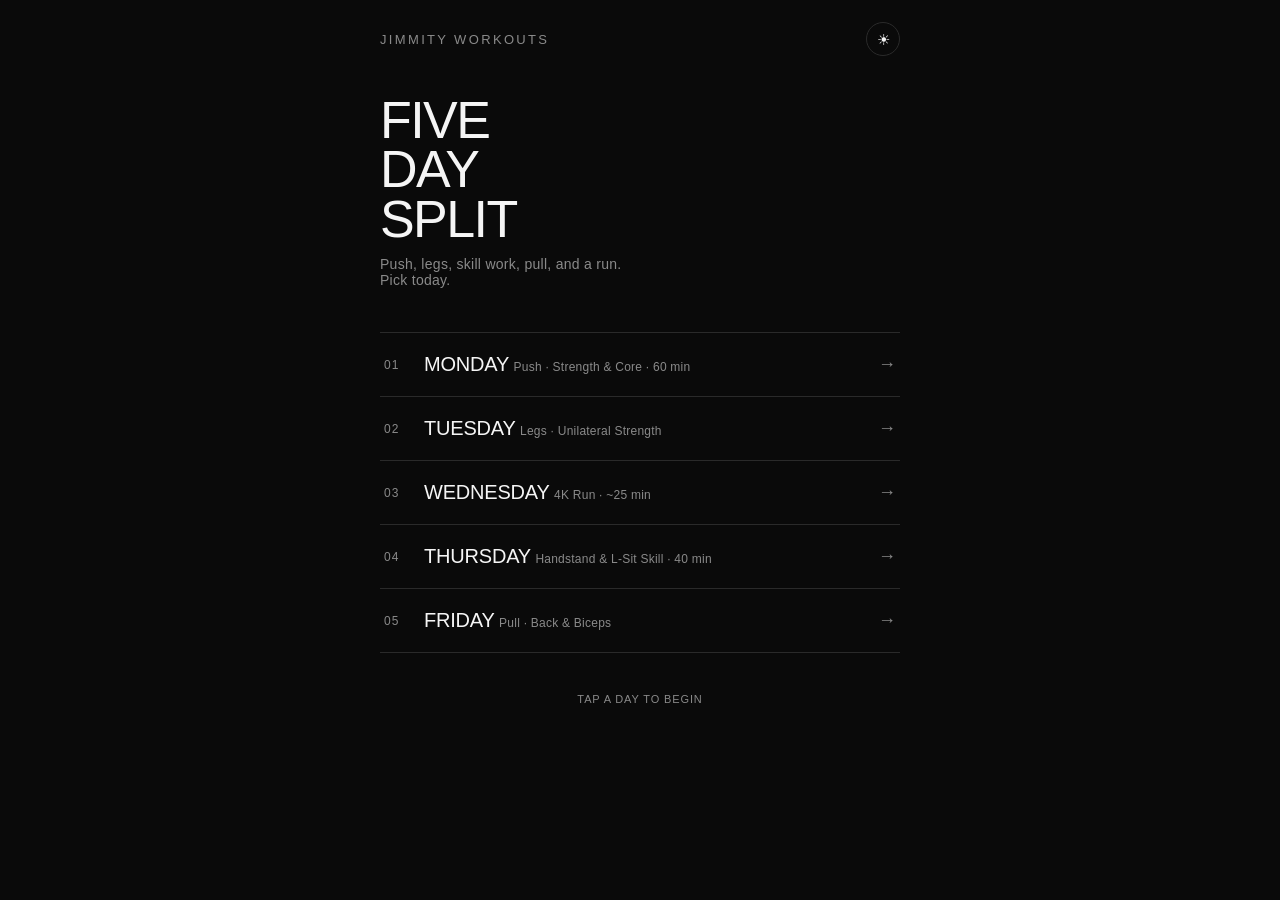
<file: index.html>
<!DOCTYPE html>
<html lang="en">
<head>
<meta charset="UTF-8">
<meta name="viewport" content="width=device-width, initial-scale=1, viewport-fit=cover, maximum-scale=1">
<title>Jimmity Workouts</title>
<link rel="preconnect" href="https://fonts.googleapis.com">
<link href="https://fonts.googleapis.com/css2?family=Space+Grotesk:wght@500;600;700&display=swap" rel="stylesheet">
<link rel="stylesheet" href="style.css">
<meta name="theme-color" content="#0a0a0a">
</head>
<body>

<div class="topbar">
  <span class="brand">Jimmity Workouts</span>
  <button class="theme-toggle" id="themeToggle" aria-label="Toggle theme">●</button>
</div>

<div class="wrap">
  <div class="hero">
    <h1>Five<br>Day<br>Split</h1>
    <p>Push, legs, skill work, pull, and a run. Pick today.</p>
  </div>

  <nav class="day-list">
    <a class="day-card" href="monday.html">
      <span class="day-num">01</span>
      <span class="day-main">
        <span class="day-name">Monday</span>
        <span class="day-sub">Push · Strength &amp; Core · 60 min</span>
      </span>
      <span class="day-arrow">→</span>
    </a>
    <a class="day-card" href="tuesday.html">
      <span class="day-num">02</span>
      <span class="day-main">
        <span class="day-name">Tuesday</span>
        <span class="day-sub">Legs · Unilateral Strength</span>
      </span>
      <span class="day-arrow">→</span>
    </a>
    <a class="day-card" href="wednesday.html">
      <span class="day-num">03</span>
      <span class="day-main">
        <span class="day-name">Wednesday</span>
        <span class="day-sub">4K Run · ~25 min</span>
      </span>
      <span class="day-arrow">→</span>
    </a>
    <a class="day-card" href="thursday.html">
      <span class="day-num">04</span>
      <span class="day-main">
        <span class="day-name">Thursday</span>
        <span class="day-sub">Handstand &amp; L-Sit Skill · 40 min</span>
      </span>
      <span class="day-arrow">→</span>
    </a>
    <a class="day-card" href="friday.html">
      <span class="day-num">05</span>
      <span class="day-main">
        <span class="day-name">Friday</span>
        <span class="day-sub">Pull · Back &amp; Biceps</span>
      </span>
      <span class="day-arrow">→</span>
    </a>
  </nav>

  <p class="footer-note">Tap a day to begin</p>
</div>

<script src="app.js"></script>
</body>
</html>
</file>
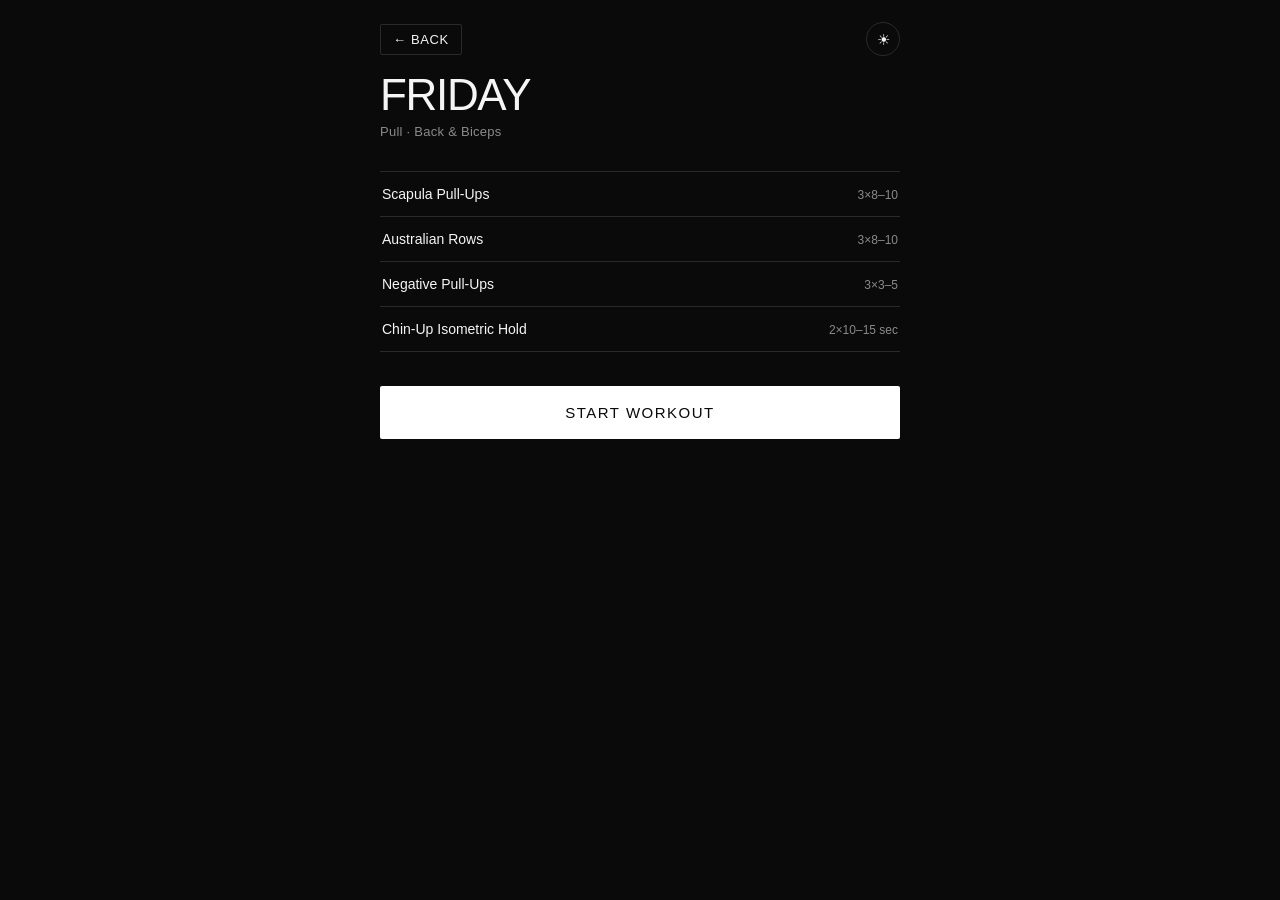
<file: friday.html>
<!DOCTYPE html>
<html lang="en">
<head>
<meta charset="UTF-8">
<meta name="viewport" content="width=device-width, initial-scale=1, viewport-fit=cover, maximum-scale=1">
<title>Friday — Jimmity Workouts</title>
<link rel="preconnect" href="https://fonts.googleapis.com">
<link href="https://fonts.googleapis.com/css2?family=Space+Grotesk:wght@500;600;700&display=swap" rel="stylesheet">
<link rel="stylesheet" href="style.css">
<meta name="theme-color" content="#0a0a0a">
</head>
<body>

<div class="topbar">
  <a class="back" href="index.html">← Back</a>
  <button class="theme-toggle" id="themeToggle" aria-label="Toggle theme">●</button>
</div>

<div class="wrap">
  <div class="day-title">
    <h1>Friday</h1>
    <div class="meta">Pull · Back & Biceps</div>
  </div>

  <div class="preview-list">
    <div class="preview-item"><span class="pi-name">Scapula Pull-Ups</span><span class="pi-detail">3×8–10</span></div>
    <div class="preview-item"><span class="pi-name">Australian Rows</span><span class="pi-detail">3×8–10</span></div>
    <div class="preview-item"><span class="pi-name">Negative Pull-Ups</span><span class="pi-detail">3×3–5</span></div>
    <div class="preview-item"><span class="pi-name">Chin-Up Isometric Hold</span><span class="pi-detail">2×10–15 sec</span></div>
  </div>

  <button class="start-btn" id="startBtn">Start Workout</button>
</div>

<div class="session" id="session">
  <div class="session-top">
    <span class="session-progress" id="sessionProgress">1 / 19</span>
    <button class="exit-btn" id="exitBtn" aria-label="Exit">✕</button>
  </div>
  <div class="progress-track"><div class="progress-fill" id="progressFill"></div></div>

  <div class="session-body">
    <span class="mode-tag" id="modeTag">Work</span>
    <div class="ex-name" id="exName">—</div>
    <div class="ex-cue" id="exCue"></div>
    <div class="timer" id="timer">0:00</div>
    <div class="set-info" id="setInfo"></div>
    <div class="up-next" id="upNext">Up next</div>
  </div>

  <div class="session-controls">
    <button class="ctrl-btn" id="skipBtn">Skip</button>
    <button class="ctrl-btn primary" id="pauseBtn">Pause</button>
  </div>
</div>

<div class="done-screen" id="doneScreen">
  <h2>Done.</h2>
  <p>Friday's work is in the bank.</p>
  <a class="ctrl-btn primary" href="index.html">Back to Days</a>
</div>

<script src="app.js"></script>
<script>
const PLAN = {
  day: "Friday",
  items: [
  {
    "type": "rest",
    "name": "Get Ready",
    "cue": "Pull day. Back & biceps.",
    "seconds": 15,
    "setLabel": ""
  },
  {
    "type": "work",
    "group": "Pull",
    "name": "Scapula Pull-Ups",
    "cue": "Mind-muscle connection, 2 sec hold at top",
    "seconds": 35,
    "setLabel": "Set 1 of 3 \u00b7 8\u201310 reps"
  },
  {
    "type": "rest",
    "name": "Rest",
    "cue": "",
    "seconds": 75,
    "setLabel": ""
  },
  {
    "type": "work",
    "group": "Pull",
    "name": "Scapula Pull-Ups",
    "cue": "Mind-muscle connection, 2 sec hold at top",
    "seconds": 35,
    "setLabel": "Set 2 of 3 \u00b7 8\u201310 reps"
  },
  {
    "type": "rest",
    "name": "Rest",
    "cue": "",
    "seconds": 75,
    "setLabel": ""
  },
  {
    "type": "work",
    "group": "Pull",
    "name": "Scapula Pull-Ups",
    "cue": "Mind-muscle connection, 2 sec hold at top",
    "seconds": 35,
    "setLabel": "Set 3 of 3 \u00b7 8\u201310 reps"
  },
  {
    "type": "work",
    "group": "Pull",
    "name": "Australian Rows (Inverted Rows)",
    "cue": "Horizontal pull, squeeze your back",
    "seconds": 35,
    "setLabel": "Set 1 of 3 \u00b7 8\u201310 reps"
  },
  {
    "type": "rest",
    "name": "Rest",
    "cue": "",
    "seconds": 75,
    "setLabel": ""
  },
  {
    "type": "work",
    "group": "Pull",
    "name": "Australian Rows (Inverted Rows)",
    "cue": "Horizontal pull, squeeze your back",
    "seconds": 35,
    "setLabel": "Set 2 of 3 \u00b7 8\u201310 reps"
  },
  {
    "type": "rest",
    "name": "Rest",
    "cue": "",
    "seconds": 75,
    "setLabel": ""
  },
  {
    "type": "work",
    "group": "Pull",
    "name": "Australian Rows (Inverted Rows)",
    "cue": "Horizontal pull, squeeze your back",
    "seconds": 35,
    "setLabel": "Set 3 of 3 \u00b7 8\u201310 reps"
  },
  {
    "type": "work",
    "group": "Pull",
    "name": "Negative Pull-Ups",
    "cue": "3\u20135 second slow descent, control the whole way",
    "seconds": 30,
    "setLabel": "Set 1 of 3 \u00b7 3\u20135 reps"
  },
  {
    "type": "rest",
    "name": "Rest",
    "cue": "",
    "seconds": 90,
    "setLabel": ""
  },
  {
    "type": "work",
    "group": "Pull",
    "name": "Negative Pull-Ups",
    "cue": "3\u20135 second slow descent, control the whole way",
    "seconds": 30,
    "setLabel": "Set 2 of 3 \u00b7 3\u20135 reps"
  },
  {
    "type": "rest",
    "name": "Rest",
    "cue": "",
    "seconds": 90,
    "setLabel": ""
  },
  {
    "type": "work",
    "group": "Pull",
    "name": "Negative Pull-Ups",
    "cue": "3\u20135 second slow descent, control the whole way",
    "seconds": 30,
    "setLabel": "Set 3 of 3 \u00b7 3\u20135 reps"
  },
  {
    "type": "work",
    "group": "Pull",
    "name": "Chin-Up Isometric Hold",
    "cue": "Hold at the top, elbows bent, chin over the bar",
    "seconds": 15,
    "setLabel": "Set 1 of 2 \u00b7 10\u201315 sec hold"
  },
  {
    "type": "rest",
    "name": "Rest",
    "cue": "",
    "seconds": 60,
    "setLabel": ""
  },
  {
    "type": "work",
    "group": "Pull",
    "name": "Chin-Up Isometric Hold",
    "cue": "Hold at the top, elbows bent, chin over the bar",
    "seconds": 15,
    "setLabel": "Set 2 of 2 \u00b7 10\u201315 sec hold"
  }
]
};
initSession(PLAN);
</script>
</body>
</html>
</file>
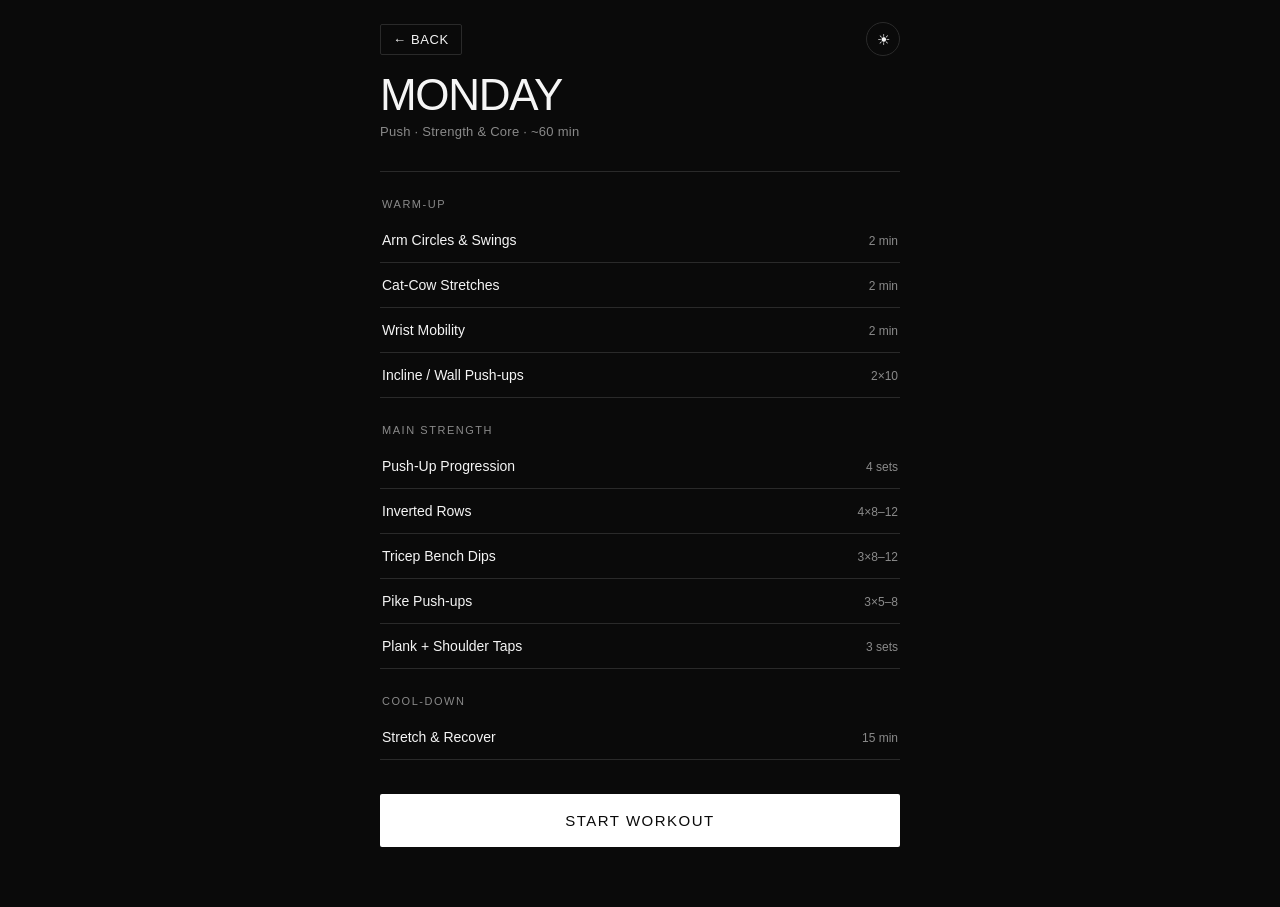
<file: monday.html>
<!DOCTYPE html>
<html lang="en">
<head>
<meta charset="UTF-8">
<meta name="viewport" content="width=device-width, initial-scale=1, viewport-fit=cover, maximum-scale=1">
<title>Monday — Jimmity Workouts</title>
<link rel="preconnect" href="https://fonts.googleapis.com">
<link href="https://fonts.googleapis.com/css2?family=Space+Grotesk:wght@500;600;700&display=swap" rel="stylesheet">
<link rel="stylesheet" href="style.css">
<meta name="theme-color" content="#0a0a0a">
</head>
<body>

<div class="topbar">
  <a class="back" href="index.html">← Back</a>
  <button class="theme-toggle" id="themeToggle" aria-label="Toggle theme">●</button>
</div>

<div class="wrap">
  <div class="day-title">
    <h1>Monday</h1>
    <div class="meta">Push · Strength & Core · ~60 min</div>
  </div>

  <div class="preview-list">
    <div class="preview-item block-label"><span class="pi-name">Warm-Up</span></div>
    <div class="preview-item"><span class="pi-name">Arm Circles &amp; Swings</span><span class="pi-detail">2 min</span></div>
    <div class="preview-item"><span class="pi-name">Cat-Cow Stretches</span><span class="pi-detail">2 min</span></div>
    <div class="preview-item"><span class="pi-name">Wrist Mobility</span><span class="pi-detail">2 min</span></div>
    <div class="preview-item"><span class="pi-name">Incline / Wall Push-ups</span><span class="pi-detail">2×10</span></div>
    <div class="preview-item block-label"><span class="pi-name">Main Strength</span></div>
    <div class="preview-item"><span class="pi-name">Push-Up Progression</span><span class="pi-detail">4 sets</span></div>
    <div class="preview-item"><span class="pi-name">Inverted Rows</span><span class="pi-detail">4×8–12</span></div>
    <div class="preview-item"><span class="pi-name">Tricep Bench Dips</span><span class="pi-detail">3×8–12</span></div>
    <div class="preview-item"><span class="pi-name">Pike Push-ups</span><span class="pi-detail">3×5–8</span></div>
    <div class="preview-item"><span class="pi-name">Plank + Shoulder Taps</span><span class="pi-detail">3 sets</span></div>
    <div class="preview-item block-label"><span class="pi-name">Cool-Down</span></div>
    <div class="preview-item"><span class="pi-name">Stretch & Recover</span><span class="pi-detail">15 min</span></div>
  </div>

  <button class="start-btn" id="startBtn">Start Workout</button>
</div>

<div class="session" id="session">
  <div class="session-top">
    <span class="session-progress" id="sessionProgress">1 / 40</span>
    <button class="exit-btn" id="exitBtn" aria-label="Exit">✕</button>
  </div>
  <div class="progress-track"><div class="progress-fill" id="progressFill"></div></div>

  <div class="session-body">
    <span class="mode-tag" id="modeTag">Work</span>
    <div class="ex-name" id="exName">—</div>
    <div class="ex-cue" id="exCue"></div>
    <div class="timer" id="timer">0:00</div>
    <div class="set-info" id="setInfo"></div>
    <div class="up-next" id="upNext">Up next</div>
  </div>

  <div class="session-controls">
    <button class="ctrl-btn" id="skipBtn">Skip</button>
    <button class="ctrl-btn primary" id="pauseBtn">Pause</button>
  </div>
</div>

<div class="done-screen" id="doneScreen">
  <h2>Done.</h2>
  <p>Monday's work is in the bank.</p>
  <a class="ctrl-btn primary" href="index.html">Back to Days</a>
</div>

<script src="app.js"></script>
<script>
const PLAN = {
  day: "Monday",
  items: [
  {
    "type": "work",
    "group": "Warm-Up",
    "name": "Arm Circles & Cross-Body Swings",
    "cue": "1 min forward/back, 1 min crossing arms",
    "seconds": 120,
    "setLabel": "Warm-up"
  },
  {
    "type": "work",
    "group": "Warm-Up",
    "name": "Cat-Cow Stretches",
    "cue": "Slowly arch and round your spine",
    "seconds": 120,
    "setLabel": "Warm-up"
  },
  {
    "type": "work",
    "group": "Warm-Up",
    "name": "Wrist Mobility",
    "cue": "Gentle circles and stretches, prep for push-ups",
    "seconds": 120,
    "setLabel": "Warm-up"
  },
  {
    "type": "work",
    "group": "Warm-Up",
    "name": "Incline / Wall Push-ups",
    "cue": "10 slow reps, get blood flowing",
    "seconds": 30,
    "setLabel": "Set 1 of 2 \u00b7 10 reps"
  },
  {
    "type": "rest",
    "name": "Rest",
    "cue": "",
    "seconds": 20,
    "setLabel": ""
  },
  {
    "type": "work",
    "group": "Warm-Up",
    "name": "Incline / Wall Push-ups",
    "cue": "10 slow reps, get blood flowing",
    "seconds": 30,
    "setLabel": "Set 2 of 2 \u00b7 10 reps"
  },
  {
    "type": "rest",
    "name": "Get Ready",
    "cue": "Main strength block starts now",
    "seconds": 15,
    "setLabel": ""
  },
  {
    "type": "work",
    "group": "Push",
    "name": "Push-Up Progression",
    "cue": "Close to your current max, pristine form",
    "seconds": 45,
    "setLabel": "Set 1 of 4 \u00b7 max clean reps"
  },
  {
    "type": "rest",
    "name": "Rest",
    "cue": "Shake it out, breathe.",
    "seconds": 90,
    "setLabel": ""
  },
  {
    "type": "work",
    "group": "Push",
    "name": "Push-Up Progression",
    "cue": "Close to your current max, pristine form",
    "seconds": 45,
    "setLabel": "Set 2 of 4 \u00b7 max clean reps"
  },
  {
    "type": "rest",
    "name": "Rest",
    "cue": "Shake it out, breathe.",
    "seconds": 90,
    "setLabel": ""
  },
  {
    "type": "work",
    "group": "Push",
    "name": "Push-Up Progression",
    "cue": "Close to your current max, pristine form",
    "seconds": 45,
    "setLabel": "Set 3 of 4 \u00b7 max clean reps"
  },
  {
    "type": "rest",
    "name": "Rest",
    "cue": "Shake it out, breathe.",
    "seconds": 90,
    "setLabel": ""
  },
  {
    "type": "work",
    "group": "Push",
    "name": "Push-Up Progression",
    "cue": "Close to your current max, pristine form",
    "seconds": 45,
    "setLabel": "Set 4 of 4 \u00b7 max clean reps"
  },
  {
    "type": "work",
    "group": "Pull",
    "name": "Inverted Rows",
    "cue": "Pull chest to table edge or low bar",
    "seconds": 45,
    "setLabel": "Set 1 of 4 \u00b7 8\u201312 reps"
  },
  {
    "type": "rest",
    "name": "Rest",
    "cue": "Shake it out, breathe.",
    "seconds": 90,
    "setLabel": ""
  },
  {
    "type": "work",
    "group": "Pull",
    "name": "Inverted Rows",
    "cue": "Pull chest to table edge or low bar",
    "seconds": 45,
    "setLabel": "Set 2 of 4 \u00b7 8\u201312 reps"
  },
  {
    "type": "rest",
    "name": "Rest",
    "cue": "Shake it out, breathe.",
    "seconds": 90,
    "setLabel": ""
  },
  {
    "type": "work",
    "group": "Pull",
    "name": "Inverted Rows",
    "cue": "Pull chest to table edge or low bar",
    "seconds": 45,
    "setLabel": "Set 3 of 4 \u00b7 8\u201312 reps"
  },
  {
    "type": "rest",
    "name": "Rest",
    "cue": "Shake it out, breathe.",
    "seconds": 90,
    "setLabel": ""
  },
  {
    "type": "work",
    "group": "Pull",
    "name": "Inverted Rows",
    "cue": "Pull chest to table edge or low bar",
    "seconds": 45,
    "setLabel": "Set 4 of 4 \u00b7 8\u201312 reps"
  },
  {
    "type": "work",
    "group": "Push",
    "name": "Tricep Bench Dips",
    "cue": "Use a chair or bench",
    "seconds": 45,
    "setLabel": "Set 1 of 3 \u00b7 8\u201312 reps"
  },
  {
    "type": "rest",
    "name": "Rest",
    "cue": "Shake it out, breathe.",
    "seconds": 60,
    "setLabel": ""
  },
  {
    "type": "work",
    "group": "Push",
    "name": "Tricep Bench Dips",
    "cue": "Use a chair or bench",
    "seconds": 45,
    "setLabel": "Set 2 of 3 \u00b7 8\u201312 reps"
  },
  {
    "type": "rest",
    "name": "Rest",
    "cue": "Shake it out, breathe.",
    "seconds": 60,
    "setLabel": ""
  },
  {
    "type": "work",
    "group": "Push",
    "name": "Tricep Bench Dips",
    "cue": "Use a chair or bench",
    "seconds": 45,
    "setLabel": "Set 3 of 3 \u00b7 8\u201312 reps"
  },
  {
    "type": "work",
    "group": "Push",
    "name": "Pike Push-ups",
    "cue": "Hips high, lower head toward floor",
    "seconds": 45,
    "setLabel": "Set 1 of 3 \u00b7 5\u20138 reps"
  },
  {
    "type": "rest",
    "name": "Rest",
    "cue": "Shake it out, breathe.",
    "seconds": 60,
    "setLabel": ""
  },
  {
    "type": "work",
    "group": "Push",
    "name": "Pike Push-ups",
    "cue": "Hips high, lower head toward floor",
    "seconds": 45,
    "setLabel": "Set 2 of 3 \u00b7 5\u20138 reps"
  },
  {
    "type": "rest",
    "name": "Rest",
    "cue": "Shake it out, breathe.",
    "seconds": 60,
    "setLabel": ""
  },
  {
    "type": "work",
    "group": "Push",
    "name": "Pike Push-ups",
    "cue": "Hips high, lower head toward floor",
    "seconds": 45,
    "setLabel": "Set 3 of 3 \u00b7 5\u20138 reps"
  },
  {
    "type": "work",
    "group": "Core",
    "name": "Forearm Plank",
    "cue": "Hold steady, brace your core",
    "seconds": 45,
    "setLabel": "Set 1 of 3"
  },
  {
    "type": "work",
    "group": "Core",
    "name": "Alternating Shoulder Taps",
    "cue": "20 taps, keep hips still",
    "seconds": 25,
    "setLabel": "Set 1 of 3 \u00b7 20 taps"
  },
  {
    "type": "rest",
    "name": "Rest",
    "cue": "",
    "seconds": 45,
    "setLabel": ""
  },
  {
    "type": "work",
    "group": "Core",
    "name": "Forearm Plank",
    "cue": "Hold steady, brace your core",
    "seconds": 45,
    "setLabel": "Set 2 of 3"
  },
  {
    "type": "work",
    "group": "Core",
    "name": "Alternating Shoulder Taps",
    "cue": "20 taps, keep hips still",
    "seconds": 25,
    "setLabel": "Set 2 of 3 \u00b7 20 taps"
  },
  {
    "type": "rest",
    "name": "Rest",
    "cue": "",
    "seconds": 45,
    "setLabel": ""
  },
  {
    "type": "work",
    "group": "Core",
    "name": "Forearm Plank",
    "cue": "Hold steady, brace your core",
    "seconds": 45,
    "setLabel": "Set 3 of 3"
  },
  {
    "type": "work",
    "group": "Core",
    "name": "Alternating Shoulder Taps",
    "cue": "20 taps, keep hips still",
    "seconds": 25,
    "setLabel": "Set 3 of 3 \u00b7 20 taps"
  },
  {
    "type": "work",
    "group": "Cool-Down",
    "name": "Cool-Down & Stretch",
    "cue": "Lower your heart rate, stretch chest, shoulders, back, and triceps",
    "seconds": 900,
    "setLabel": "15 minutes"
  }
]
};
initSession(PLAN);
</script>
</body>
</html>
</file>
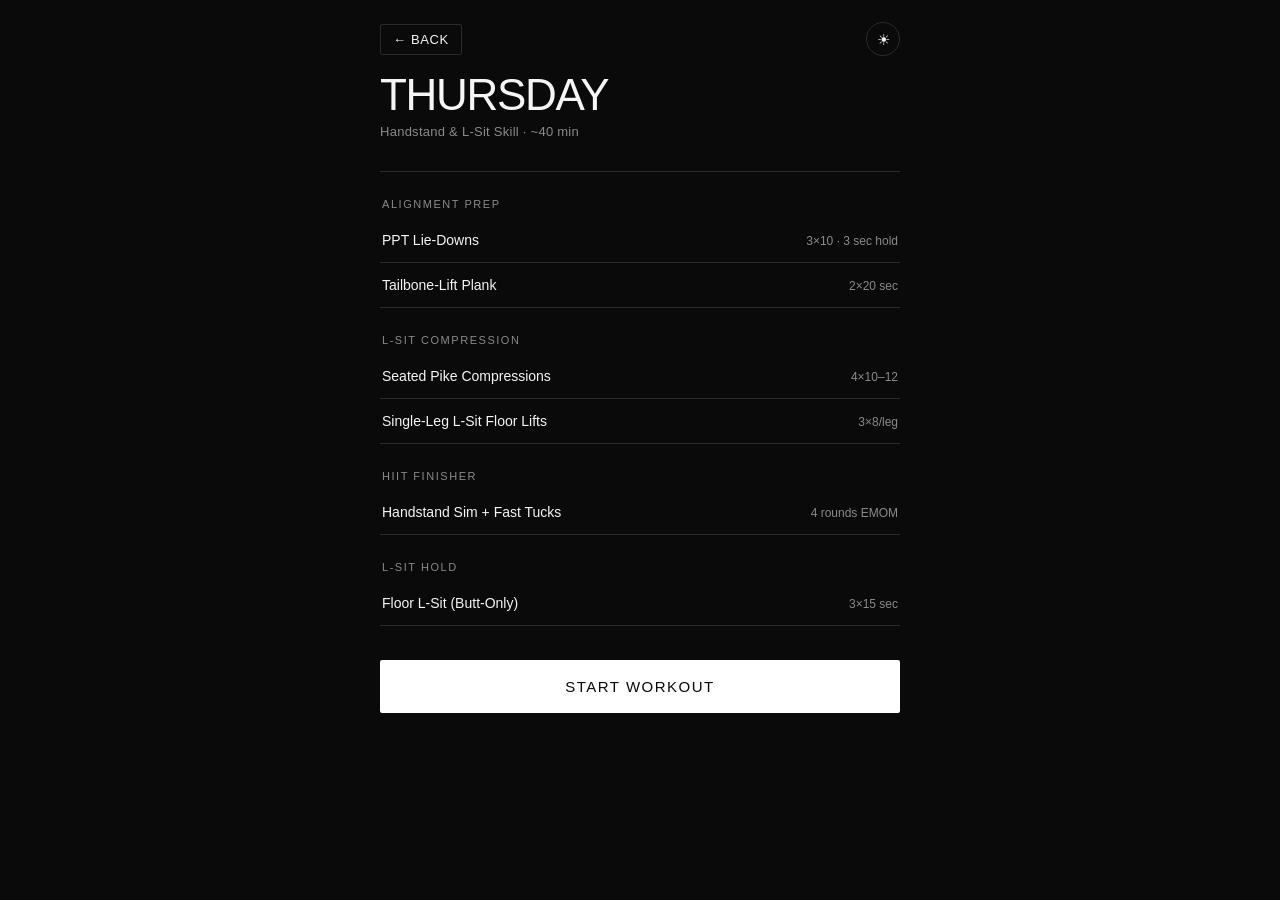
<file: thursday.html>
<!DOCTYPE html>
<html lang="en">
<head>
<meta charset="UTF-8">
<meta name="viewport" content="width=device-width, initial-scale=1, viewport-fit=cover, maximum-scale=1">
<title>Thursday — Jimmity Workouts</title>
<link rel="preconnect" href="https://fonts.googleapis.com">
<link href="https://fonts.googleapis.com/css2?family=Space+Grotesk:wght@500;600;700&display=swap" rel="stylesheet">
<link rel="stylesheet" href="style.css">
<meta name="theme-color" content="#0a0a0a">
</head>
<body>

<div class="topbar">
  <a class="back" href="index.html">← Back</a>
  <button class="theme-toggle" id="themeToggle" aria-label="Toggle theme">●</button>
</div>

<div class="wrap">
  <div class="day-title">
    <h1>Thursday</h1>
    <div class="meta">Handstand & L-Sit Skill · ~40 min</div>
  </div>

  <div class="preview-list">
    <div class="preview-item block-label"><span class="pi-name">Alignment Prep</span></div>
    <div class="preview-item"><span class="pi-name">PPT Lie-Downs</span><span class="pi-detail">3×10 · 3 sec hold</span></div>
    <div class="preview-item"><span class="pi-name">Tailbone-Lift Plank</span><span class="pi-detail">2×20 sec</span></div>
    <div class="preview-item block-label"><span class="pi-name">L-Sit Compression</span></div>
    <div class="preview-item"><span class="pi-name">Seated Pike Compressions</span><span class="pi-detail">4×10–12</span></div>
    <div class="preview-item"><span class="pi-name">Single-Leg L-Sit Floor Lifts</span><span class="pi-detail">3×8/leg</span></div>
    <div class="preview-item block-label"><span class="pi-name">HIIT Finisher</span></div>
    <div class="preview-item"><span class="pi-name">Handstand Sim + Fast Tucks</span><span class="pi-detail">4 rounds EMOM</span></div>
    <div class="preview-item block-label"><span class="pi-name">L-Sit Hold</span></div>
    <div class="preview-item"><span class="pi-name">Floor L-Sit (Butt-Only)</span><span class="pi-detail">3×15 sec</span></div>
  </div>

  <button class="start-btn" id="startBtn">Start Workout</button>
</div>

<div class="session" id="session">
  <div class="session-top">
    <span class="session-progress" id="sessionProgress">1 / 45</span>
    <button class="exit-btn" id="exitBtn" aria-label="Exit">✕</button>
  </div>
  <div class="progress-track"><div class="progress-fill" id="progressFill"></div></div>

  <div class="session-body">
    <span class="mode-tag" id="modeTag">Work</span>
    <div class="ex-name" id="exName">—</div>
    <div class="ex-cue" id="exCue"></div>
    <div class="timer" id="timer">0:00</div>
    <div class="set-info" id="setInfo"></div>
    <div class="up-next" id="upNext">Up next</div>
  </div>

  <div class="session-controls">
    <button class="ctrl-btn" id="skipBtn">Skip</button>
    <button class="ctrl-btn primary" id="pauseBtn">Pause</button>
  </div>
</div>

<div class="done-screen" id="doneScreen">
  <h2>Done.</h2>
  <p>Thursday's work is in the bank.</p>
  <a class="ctrl-btn primary" href="index.html">Back to Days</a>
</div>

<script src="app.js"></script>
<script>
const PLAN = {
  day: "Thursday",
  items: [
  {
    "type": "rest",
    "name": "Get Ready",
    "cue": "Handstand & L-Sit skill day",
    "seconds": 15,
    "setLabel": ""
  },
  {
    "type": "work",
    "group": "Alignment Prep",
    "name": "Posterior Pelvic Tilt Lie-Downs",
    "cue": "Crush your hands against the floor, hold 3 sec",
    "seconds": 30,
    "setLabel": "Set 1 of 3 \u00b7 10 reps"
  },
  {
    "type": "rest",
    "name": "Rest",
    "cue": "",
    "seconds": 20,
    "setLabel": ""
  },
  {
    "type": "work",
    "group": "Alignment Prep",
    "name": "Posterior Pelvic Tilt Lie-Downs",
    "cue": "Crush your hands against the floor, hold 3 sec",
    "seconds": 30,
    "setLabel": "Set 2 of 3 \u00b7 10 reps"
  },
  {
    "type": "rest",
    "name": "Rest",
    "cue": "",
    "seconds": 20,
    "setLabel": ""
  },
  {
    "type": "work",
    "group": "Alignment Prep",
    "name": "Posterior Pelvic Tilt Lie-Downs",
    "cue": "Crush your hands against the floor, hold 3 sec",
    "seconds": 30,
    "setLabel": "Set 3 of 3 \u00b7 10 reps"
  },
  {
    "type": "work",
    "group": "Alignment Prep",
    "name": "Tailbone-Lift Plank Warm-up",
    "cue": "Tuck tailbone under, belly button to spine",
    "seconds": 20,
    "setLabel": "Set 1 of 2"
  },
  {
    "type": "rest",
    "name": "Rest",
    "cue": "",
    "seconds": 20,
    "setLabel": ""
  },
  {
    "type": "work",
    "group": "Alignment Prep",
    "name": "Tailbone-Lift Plank Warm-up",
    "cue": "Tuck tailbone under, belly button to spine",
    "seconds": 20,
    "setLabel": "Set 2 of 2"
  },
  {
    "type": "rest",
    "name": "Get Ready",
    "cue": "L-Sit Compression Strength",
    "seconds": 15,
    "setLabel": ""
  },
  {
    "type": "work",
    "group": "L-Sit Compression",
    "name": "Seated Pike Compressions",
    "cue": "Knees locked, toes pointed, lift both legs with your abs",
    "seconds": 35,
    "setLabel": "Set 1 of 4 \u00b7 10\u201312 reps"
  },
  {
    "type": "rest",
    "name": "Rest",
    "cue": "",
    "seconds": 60,
    "setLabel": ""
  },
  {
    "type": "work",
    "group": "L-Sit Compression",
    "name": "Seated Pike Compressions",
    "cue": "Knees locked, toes pointed, lift both legs with your abs",
    "seconds": 35,
    "setLabel": "Set 2 of 4 \u00b7 10\u201312 reps"
  },
  {
    "type": "rest",
    "name": "Rest",
    "cue": "",
    "seconds": 60,
    "setLabel": ""
  },
  {
    "type": "work",
    "group": "L-Sit Compression",
    "name": "Seated Pike Compressions",
    "cue": "Knees locked, toes pointed, lift both legs with your abs",
    "seconds": 35,
    "setLabel": "Set 3 of 4 \u00b7 10\u201312 reps"
  },
  {
    "type": "rest",
    "name": "Rest",
    "cue": "",
    "seconds": 60,
    "setLabel": ""
  },
  {
    "type": "work",
    "group": "L-Sit Compression",
    "name": "Seated Pike Compressions",
    "cue": "Knees locked, toes pointed, lift both legs with your abs",
    "seconds": 35,
    "setLabel": "Set 4 of 4 \u00b7 10\u201312 reps"
  },
  {
    "type": "work",
    "group": "L-Sit Compression",
    "name": "Single-Leg L-Sit Floor Lifts",
    "cue": "Lean forward, lift right leg, hold 2 sec, switch sides",
    "seconds": 40,
    "setLabel": "Set 1 of 3 \u00b7 8 reps/leg"
  },
  {
    "type": "rest",
    "name": "Rest",
    "cue": "",
    "seconds": 45,
    "setLabel": ""
  },
  {
    "type": "work",
    "group": "L-Sit Compression",
    "name": "Single-Leg L-Sit Floor Lifts",
    "cue": "Lean forward, lift right leg, hold 2 sec, switch sides",
    "seconds": 40,
    "setLabel": "Set 2 of 3 \u00b7 8 reps/leg"
  },
  {
    "type": "rest",
    "name": "Rest",
    "cue": "",
    "seconds": 45,
    "setLabel": ""
  },
  {
    "type": "work",
    "group": "L-Sit Compression",
    "name": "Single-Leg L-Sit Floor Lifts",
    "cue": "Lean forward, lift right leg, hold 2 sec, switch sides",
    "seconds": 40,
    "setLabel": "Set 3 of 3 \u00b7 8 reps/leg"
  },
  {
    "type": "rest",
    "name": "Get Ready",
    "cue": "HIIT Finisher \u2014 4 rounds EMOM",
    "seconds": 15,
    "setLabel": ""
  },
  {
    "type": "work",
    "group": "HIIT Finisher",
    "name": "Hollow Body Handstand Simulation",
    "cue": "Arms straight overhead, lower back flat, hold tight line",
    "seconds": 35,
    "setLabel": "Round 1 of 4"
  },
  {
    "type": "rest",
    "name": "Rest",
    "cue": "Remainder of the minute",
    "seconds": 25,
    "setLabel": ""
  },
  {
    "type": "work",
    "group": "HIIT Finisher",
    "name": "Straddle-to-Pike Fast Tucks",
    "cue": "Knees to chest, out to straddle, in to pike \u2014 fast pace",
    "seconds": 45,
    "setLabel": "Round 1 of 4"
  },
  {
    "type": "rest",
    "name": "Rest",
    "cue": "",
    "seconds": 15,
    "setLabel": ""
  },
  {
    "type": "work",
    "group": "HIIT Finisher",
    "name": "Hollow Body Handstand Simulation",
    "cue": "Arms straight overhead, lower back flat, hold tight line",
    "seconds": 35,
    "setLabel": "Round 2 of 4"
  },
  {
    "type": "rest",
    "name": "Rest",
    "cue": "Remainder of the minute",
    "seconds": 25,
    "setLabel": ""
  },
  {
    "type": "work",
    "group": "HIIT Finisher",
    "name": "Straddle-to-Pike Fast Tucks",
    "cue": "Knees to chest, out to straddle, in to pike \u2014 fast pace",
    "seconds": 45,
    "setLabel": "Round 2 of 4"
  },
  {
    "type": "rest",
    "name": "Rest",
    "cue": "",
    "seconds": 15,
    "setLabel": ""
  },
  {
    "type": "work",
    "group": "HIIT Finisher",
    "name": "Hollow Body Handstand Simulation",
    "cue": "Arms straight overhead, lower back flat, hold tight line",
    "seconds": 35,
    "setLabel": "Round 3 of 4"
  },
  {
    "type": "rest",
    "name": "Rest",
    "cue": "Remainder of the minute",
    "seconds": 25,
    "setLabel": ""
  },
  {
    "type": "work",
    "group": "HIIT Finisher",
    "name": "Straddle-to-Pike Fast Tucks",
    "cue": "Knees to chest, out to straddle, in to pike \u2014 fast pace",
    "seconds": 45,
    "setLabel": "Round 3 of 4"
  },
  {
    "type": "rest",
    "name": "Rest",
    "cue": "",
    "seconds": 15,
    "setLabel": ""
  },
  {
    "type": "work",
    "group": "HIIT Finisher",
    "name": "Hollow Body Handstand Simulation",
    "cue": "Arms straight overhead, lower back flat, hold tight line",
    "seconds": 35,
    "setLabel": "Round 4 of 4"
  },
  {
    "type": "rest",
    "name": "Rest",
    "cue": "Remainder of the minute",
    "seconds": 25,
    "setLabel": ""
  },
  {
    "type": "work",
    "group": "HIIT Finisher",
    "name": "Straddle-to-Pike Fast Tucks",
    "cue": "Knees to chest, out to straddle, in to pike \u2014 fast pace",
    "seconds": 45,
    "setLabel": "Round 4 of 4"
  },
  {
    "type": "rest",
    "name": "Rest",
    "cue": "",
    "seconds": 15,
    "setLabel": ""
  },
  {
    "type": "rest",
    "name": "Get Ready",
    "cue": "L-Sit Low-Anchor Hold",
    "seconds": 15,
    "setLabel": ""
  },
  {
    "type": "work",
    "group": "L-Sit Hold",
    "name": "Floor L-Sit (Butt-Only Lift)",
    "cue": "Palms down, elbows locked, pull hips back through your arms",
    "seconds": 15,
    "setLabel": "Set 1 of 3"
  },
  {
    "type": "rest",
    "name": "Rest",
    "cue": "",
    "seconds": 45,
    "setLabel": ""
  },
  {
    "type": "work",
    "group": "L-Sit Hold",
    "name": "Floor L-Sit (Butt-Only Lift)",
    "cue": "Palms down, elbows locked, pull hips back through your arms",
    "seconds": 15,
    "setLabel": "Set 2 of 3"
  },
  {
    "type": "rest",
    "name": "Rest",
    "cue": "",
    "seconds": 45,
    "setLabel": ""
  },
  {
    "type": "work",
    "group": "L-Sit Hold",
    "name": "Floor L-Sit (Butt-Only Lift)",
    "cue": "Palms down, elbows locked, pull hips back through your arms",
    "seconds": 15,
    "setLabel": "Set 3 of 3"
  }
]
};
initSession(PLAN);
</script>
</body>
</html>
</file>
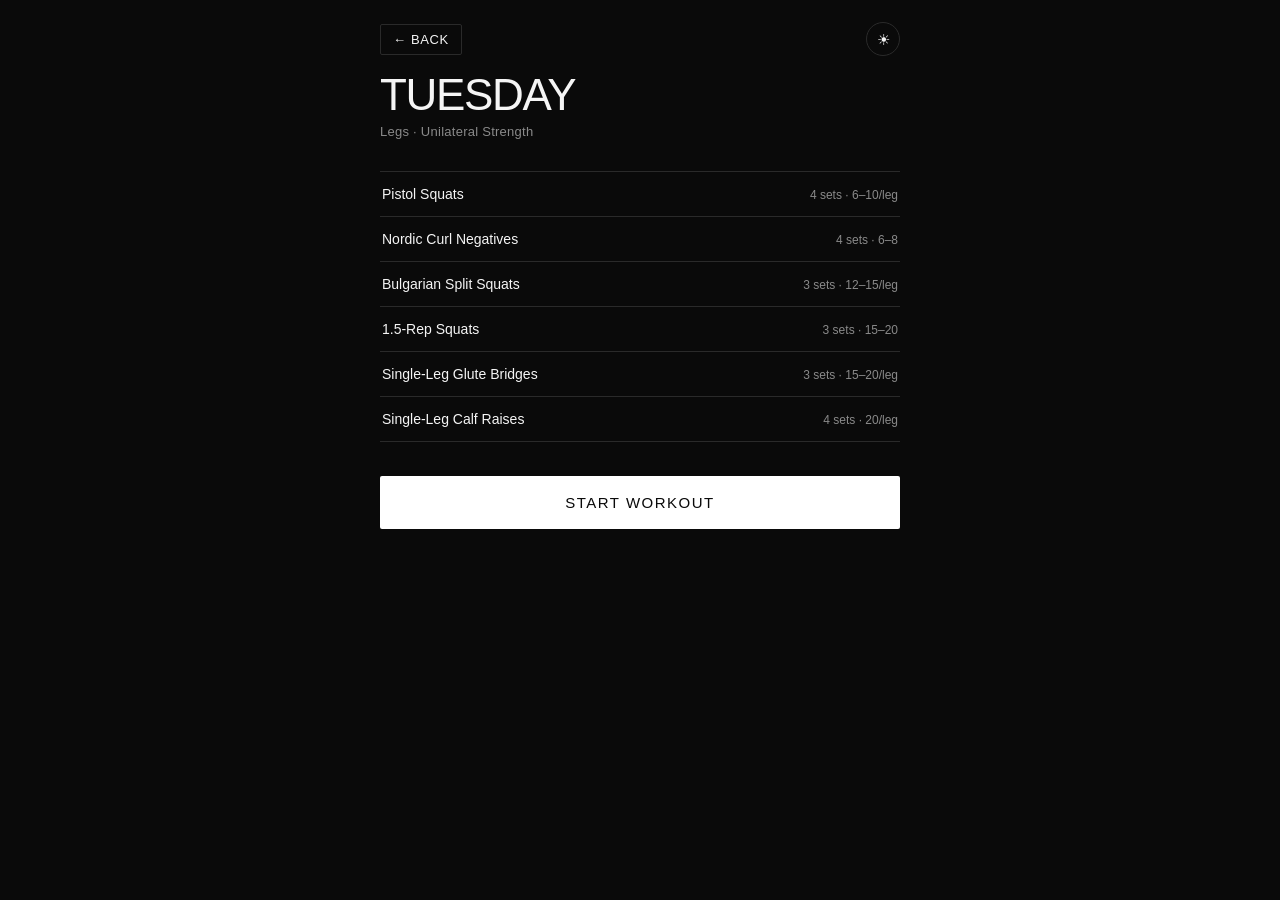
<file: tuesday.html>
<!DOCTYPE html>
<html lang="en">
<head>
<meta charset="UTF-8">
<meta name="viewport" content="width=device-width, initial-scale=1, viewport-fit=cover, maximum-scale=1">
<title>Tuesday — Jimmity Workouts</title>
<link rel="preconnect" href="https://fonts.googleapis.com">
<link href="https://fonts.googleapis.com/css2?family=Space+Grotesk:wght@500;600;700&display=swap" rel="stylesheet">
<link rel="stylesheet" href="style.css">
<meta name="theme-color" content="#0a0a0a">
</head>
<body>

<div class="topbar">
  <a class="back" href="index.html">← Back</a>
  <button class="theme-toggle" id="themeToggle" aria-label="Toggle theme">●</button>
</div>

<div class="wrap">
  <div class="day-title">
    <h1>Tuesday</h1>
    <div class="meta">Legs · Unilateral Strength</div>
  </div>

  <div class="preview-list">
    <div class="preview-item"><span class="pi-name">Pistol Squats</span><span class="pi-detail">4 sets · 6–10/leg</span></div>
    <div class="preview-item"><span class="pi-name">Nordic Curl Negatives</span><span class="pi-detail">4 sets · 6–8</span></div>
    <div class="preview-item"><span class="pi-name">Bulgarian Split Squats</span><span class="pi-detail">3 sets · 12–15/leg</span></div>
    <div class="preview-item"><span class="pi-name">1.5-Rep Squats</span><span class="pi-detail">3 sets · 15–20</span></div>
    <div class="preview-item"><span class="pi-name">Single-Leg Glute Bridges</span><span class="pi-detail">3 sets · 15–20/leg</span></div>
    <div class="preview-item"><span class="pi-name">Single-Leg Calf Raises</span><span class="pi-detail">4 sets · 20/leg</span></div>
  </div>

  <button class="start-btn" id="startBtn">Start Workout</button>
</div>

<div class="session" id="session">
  <div class="session-top">
    <span class="session-progress" id="sessionProgress">1 / 37</span>
    <button class="exit-btn" id="exitBtn" aria-label="Exit">✕</button>
  </div>
  <div class="progress-track"><div class="progress-fill" id="progressFill"></div></div>

  <div class="session-body">
    <span class="mode-tag" id="modeTag">Work</span>
    <div class="ex-name" id="exName">—</div>
    <div class="ex-cue" id="exCue"></div>
    <div class="timer" id="timer">0:00</div>
    <div class="set-info" id="setInfo"></div>
    <div class="up-next" id="upNext">Up next</div>
  </div>

  <div class="session-controls">
    <button class="ctrl-btn" id="skipBtn">Skip</button>
    <button class="ctrl-btn primary" id="pauseBtn">Pause</button>
  </div>
</div>

<div class="done-screen" id="doneScreen">
  <h2>Done.</h2>
  <p>Tuesday's work is in the bank.</p>
  <a class="ctrl-btn primary" href="index.html">Back to Days</a>
</div>

<script src="app.js"></script>
<script>
const PLAN = {
  day: "Tuesday",
  items: [
  {
    "type": "rest",
    "name": "Get Ready",
    "cue": "Leg day. Unilateral strength.",
    "seconds": 15,
    "setLabel": ""
  },
  {
    "type": "work",
    "group": "Legs",
    "name": "Pistol Squats",
    "cue": "Full depth on one leg. Lower slowly to a chair for balance if needed.",
    "seconds": 50,
    "setLabel": "Set 1 of 4 \u00b7 6\u201310 / leg"
  },
  {
    "type": "rest",
    "name": "Rest",
    "cue": "",
    "seconds": 120,
    "setLabel": ""
  },
  {
    "type": "work",
    "group": "Legs",
    "name": "Pistol Squats",
    "cue": "Full depth on one leg. Lower slowly to a chair for balance if needed.",
    "seconds": 50,
    "setLabel": "Set 2 of 4 \u00b7 6\u201310 / leg"
  },
  {
    "type": "rest",
    "name": "Rest",
    "cue": "",
    "seconds": 120,
    "setLabel": ""
  },
  {
    "type": "work",
    "group": "Legs",
    "name": "Pistol Squats",
    "cue": "Full depth on one leg. Lower slowly to a chair for balance if needed.",
    "seconds": 50,
    "setLabel": "Set 3 of 4 \u00b7 6\u201310 / leg"
  },
  {
    "type": "rest",
    "name": "Rest",
    "cue": "",
    "seconds": 120,
    "setLabel": ""
  },
  {
    "type": "work",
    "group": "Legs",
    "name": "Pistol Squats",
    "cue": "Full depth on one leg. Lower slowly to a chair for balance if needed.",
    "seconds": 50,
    "setLabel": "Set 4 of 4 \u00b7 6\u201310 / leg"
  },
  {
    "type": "work",
    "group": "Legs",
    "name": "Nordic Hamstring Curl Negatives",
    "cue": "Anchor feet, lower body to the floor as slowly as possible",
    "seconds": 40,
    "setLabel": "Set 1 of 4 \u00b7 6\u20138"
  },
  {
    "type": "rest",
    "name": "Rest",
    "cue": "",
    "seconds": 120,
    "setLabel": ""
  },
  {
    "type": "work",
    "group": "Legs",
    "name": "Nordic Hamstring Curl Negatives",
    "cue": "Anchor feet, lower body to the floor as slowly as possible",
    "seconds": 40,
    "setLabel": "Set 2 of 4 \u00b7 6\u20138"
  },
  {
    "type": "rest",
    "name": "Rest",
    "cue": "",
    "seconds": 120,
    "setLabel": ""
  },
  {
    "type": "work",
    "group": "Legs",
    "name": "Nordic Hamstring Curl Negatives",
    "cue": "Anchor feet, lower body to the floor as slowly as possible",
    "seconds": 40,
    "setLabel": "Set 3 of 4 \u00b7 6\u20138"
  },
  {
    "type": "rest",
    "name": "Rest",
    "cue": "",
    "seconds": 120,
    "setLabel": ""
  },
  {
    "type": "work",
    "group": "Legs",
    "name": "Nordic Hamstring Curl Negatives",
    "cue": "Anchor feet, lower body to the floor as slowly as possible",
    "seconds": 40,
    "setLabel": "Set 4 of 4 \u00b7 6\u20138"
  },
  {
    "type": "work",
    "group": "Legs",
    "name": "Bulgarian Split Squats",
    "cue": "Rear foot elevated. Pause 2 sec at the bottom.",
    "seconds": 50,
    "setLabel": "Set 1 of 3 \u00b7 12\u201315 / leg"
  },
  {
    "type": "rest",
    "name": "Rest",
    "cue": "",
    "seconds": 90,
    "setLabel": ""
  },
  {
    "type": "work",
    "group": "Legs",
    "name": "Bulgarian Split Squats",
    "cue": "Rear foot elevated. Pause 2 sec at the bottom.",
    "seconds": 50,
    "setLabel": "Set 2 of 3 \u00b7 12\u201315 / leg"
  },
  {
    "type": "rest",
    "name": "Rest",
    "cue": "",
    "seconds": 90,
    "setLabel": ""
  },
  {
    "type": "work",
    "group": "Legs",
    "name": "Bulgarian Split Squats",
    "cue": "Rear foot elevated. Pause 2 sec at the bottom.",
    "seconds": 50,
    "setLabel": "Set 3 of 3 \u00b7 12\u201315 / leg"
  },
  {
    "type": "work",
    "group": "Legs",
    "name": "1.5-Rep Bodyweight Squats",
    "cue": "Down, halfway up, back down, then full stand = 1 rep",
    "seconds": 50,
    "setLabel": "Set 1 of 3 \u00b7 15\u201320"
  },
  {
    "type": "rest",
    "name": "Rest",
    "cue": "",
    "seconds": 90,
    "setLabel": ""
  },
  {
    "type": "work",
    "group": "Legs",
    "name": "1.5-Rep Bodyweight Squats",
    "cue": "Down, halfway up, back down, then full stand = 1 rep",
    "seconds": 50,
    "setLabel": "Set 2 of 3 \u00b7 15\u201320"
  },
  {
    "type": "rest",
    "name": "Rest",
    "cue": "",
    "seconds": 90,
    "setLabel": ""
  },
  {
    "type": "work",
    "group": "Legs",
    "name": "1.5-Rep Bodyweight Squats",
    "cue": "Down, halfway up, back down, then full stand = 1 rep",
    "seconds": 50,
    "setLabel": "Set 3 of 3 \u00b7 15\u201320"
  },
  {
    "type": "work",
    "group": "Legs",
    "name": "Single-Leg Glute Bridges",
    "cue": "Squeeze glutes 2 sec at the top",
    "seconds": 45,
    "setLabel": "Set 1 of 3 \u00b7 15\u201320 / leg"
  },
  {
    "type": "rest",
    "name": "Rest",
    "cue": "",
    "seconds": 60,
    "setLabel": ""
  },
  {
    "type": "work",
    "group": "Legs",
    "name": "Single-Leg Glute Bridges",
    "cue": "Squeeze glutes 2 sec at the top",
    "seconds": 45,
    "setLabel": "Set 2 of 3 \u00b7 15\u201320 / leg"
  },
  {
    "type": "rest",
    "name": "Rest",
    "cue": "",
    "seconds": 60,
    "setLabel": ""
  },
  {
    "type": "work",
    "group": "Legs",
    "name": "Single-Leg Glute Bridges",
    "cue": "Squeeze glutes 2 sec at the top",
    "seconds": 45,
    "setLabel": "Set 3 of 3 \u00b7 15\u201320 / leg"
  },
  {
    "type": "work",
    "group": "Legs",
    "name": "Single-Leg Calf Raises",
    "cue": "Stand on step edge, full range of motion",
    "seconds": 35,
    "setLabel": "Set 1 of 4 \u00b7 20 / leg"
  },
  {
    "type": "rest",
    "name": "Rest",
    "cue": "",
    "seconds": 45,
    "setLabel": ""
  },
  {
    "type": "work",
    "group": "Legs",
    "name": "Single-Leg Calf Raises",
    "cue": "Stand on step edge, full range of motion",
    "seconds": 35,
    "setLabel": "Set 2 of 4 \u00b7 20 / leg"
  },
  {
    "type": "rest",
    "name": "Rest",
    "cue": "",
    "seconds": 45,
    "setLabel": ""
  },
  {
    "type": "work",
    "group": "Legs",
    "name": "Single-Leg Calf Raises",
    "cue": "Stand on step edge, full range of motion",
    "seconds": 35,
    "setLabel": "Set 3 of 4 \u00b7 20 / leg"
  },
  {
    "type": "rest",
    "name": "Rest",
    "cue": "",
    "seconds": 45,
    "setLabel": ""
  },
  {
    "type": "work",
    "group": "Legs",
    "name": "Single-Leg Calf Raises",
    "cue": "Stand on step edge, full range of motion",
    "seconds": 35,
    "setLabel": "Set 4 of 4 \u00b7 20 / leg"
  }
]
};
initSession(PLAN);
</script>
</body>
</html>
</file>
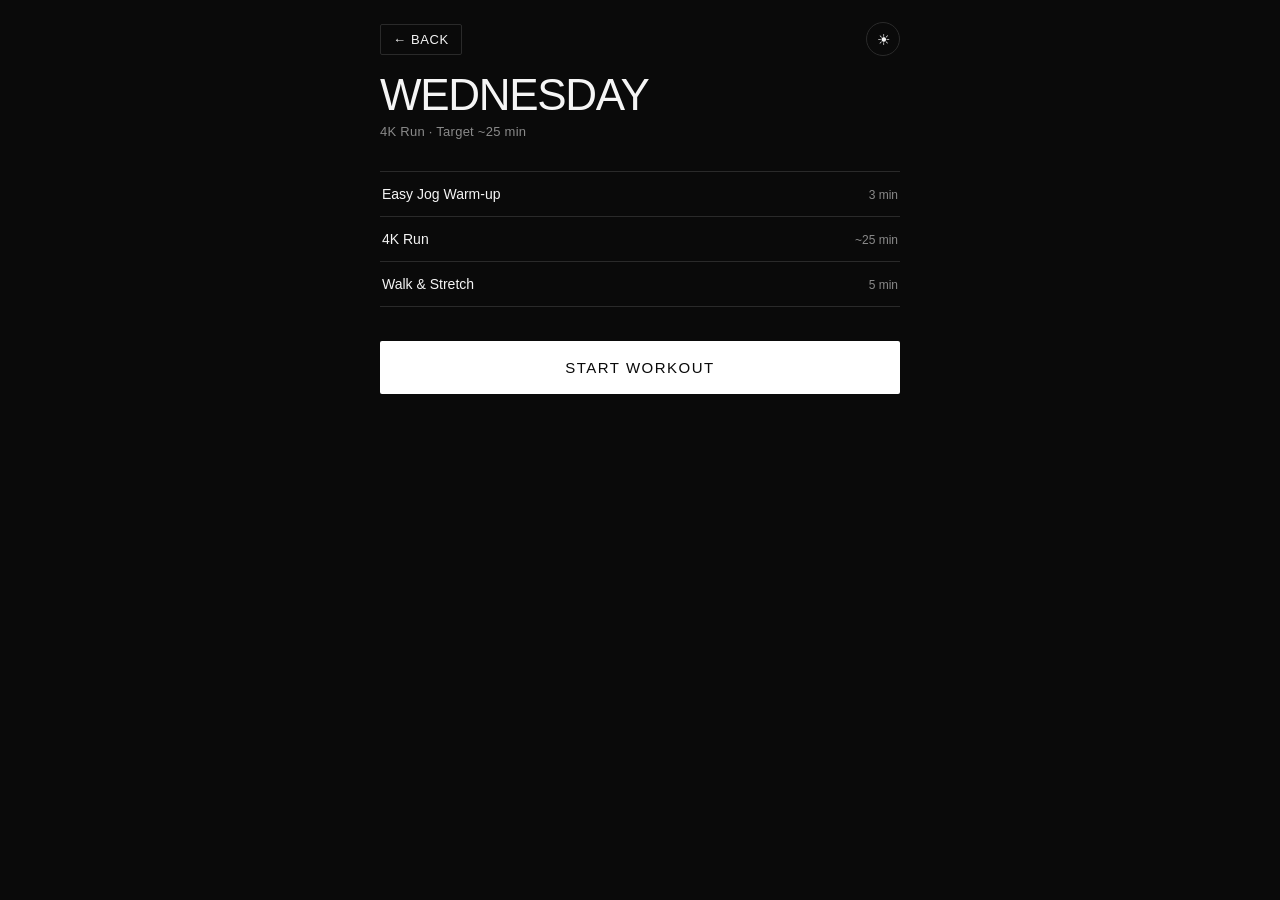
<file: wednesday.html>
<!DOCTYPE html>
<html lang="en">
<head>
<meta charset="UTF-8">
<meta name="viewport" content="width=device-width, initial-scale=1, viewport-fit=cover, maximum-scale=1">
<title>Wednesday — Jimmity Workouts</title>
<link rel="preconnect" href="https://fonts.googleapis.com">
<link href="https://fonts.googleapis.com/css2?family=Space+Grotesk:wght@500;600;700&display=swap" rel="stylesheet">
<link rel="stylesheet" href="style.css">
<meta name="theme-color" content="#0a0a0a">
</head>
<body>

<div class="topbar">
  <a class="back" href="index.html">← Back</a>
  <button class="theme-toggle" id="themeToggle" aria-label="Toggle theme">●</button>
</div>

<div class="wrap">
  <div class="day-title">
    <h1>Wednesday</h1>
    <div class="meta">4K Run · Target ~25 min</div>
  </div>

  <div class="preview-list">
    <div class="preview-item"><span class="pi-name">Easy Jog Warm-up</span><span class="pi-detail">3 min</span></div>
    <div class="preview-item"><span class="pi-name">4K Run</span><span class="pi-detail">~25 min</span></div>
    <div class="preview-item"><span class="pi-name">Walk & Stretch</span><span class="pi-detail">5 min</span></div>
  </div>

  <button class="start-btn" id="startBtn">Start Workout</button>
</div>

<div class="session" id="session">
  <div class="session-top">
    <span class="session-progress" id="sessionProgress">1 / 3</span>
    <button class="exit-btn" id="exitBtn" aria-label="Exit">✕</button>
  </div>
  <div class="progress-track"><div class="progress-fill" id="progressFill"></div></div>

  <div class="session-body">
    <span class="mode-tag" id="modeTag">Work</span>
    <div class="ex-name" id="exName">—</div>
    <div class="ex-cue" id="exCue"></div>
    <div class="timer" id="timer">0:00</div>
    <div class="set-info" id="setInfo"></div>
    <div class="up-next" id="upNext">Up next</div>
  </div>

  <div class="session-controls">
    <button class="ctrl-btn" id="skipBtn">Skip</button>
    <button class="ctrl-btn primary" id="pauseBtn">Pause</button>
  </div>
</div>

<div class="done-screen" id="doneScreen">
  <h2>Done.</h2>
  <p>Wednesday's work is in the bank.</p>
  <a class="ctrl-btn primary" href="index.html">Back to Days</a>
</div>

<script src="app.js"></script>
<script>
const PLAN = {
  day: "Wednesday",
  items: [
  {
    "type": "work",
    "group": "Run",
    "name": "Easy Jog Warm-up",
    "cue": "Loosen up before you push pace",
    "seconds": 180,
    "setLabel": ""
  },
  {
    "type": "work",
    "group": "Run",
    "name": "4K Run",
    "cue": "Steady pace, aim for ~25 minutes",
    "seconds": 1500,
    "setLabel": "Target: ~25:00"
  },
  {
    "type": "work",
    "group": "Cool-Down",
    "name": "Walk & Stretch",
    "cue": "Bring heart rate down, stretch calves and hamstrings",
    "seconds": 300,
    "setLabel": ""
  }
]
};
initSession(PLAN);
</script>
</body>
</html>
</file>
<file: style.css>
:root {
  --bg: #ffffff;
  --fg: #0a0a0a;
  --fg-dim: #6b6b6b;
  --line: #dedede;
  --accent: #0a0a0a;
  --accent-inv: #ffffff;
  --surface: #f5f5f5;
  --danger: #0a0a0a;
  --radius: 2px;
}

[data-theme="dark"] {
  --bg: #0a0a0a;
  --fg: #f5f5f5;
  --fg-dim: #8a8a8a;
  --line: #2a2a2a;
  --accent: #ffffff;
  --accent-inv: #0a0a0a;
  --surface: #141414;
}

* { box-sizing: border-box; margin: 0; padding: 0; }

html, body {
  height: 100%;
}

body {
  background: var(--bg);
  color: var(--fg);
  font-family: 'Urbanist', -apple-system, 'Helvetica Neue', Arial, sans-serif;
  -webkit-font-smoothing: antialiased;
  transition: background .2s ease, color .2s ease;
  min-height: 100vh;
  min-height: 100dvh;
  padding-bottom: env(safe-area-inset-bottom);
}

.wrap {
  max-width: 560px;
  margin: 0 auto;
  padding: 0 20px 60px;
}

/* Header */
.topbar {
  display: flex;
  align-items: center;
  justify-content: space-between;
  padding: 22px 20px 10px;
  max-width: 560px;
  margin: 0 auto;
}

.brand {
  font-size: 13px;
  letter-spacing: .18em;
  text-transform: uppercase;
  color: var(--fg-dim);
  font-weight: 100;
}

.back {
  font-size: 13px;
  letter-spacing: .05em;
  text-transform: uppercase;
  color: var(--fg);
  text-decoration: none;
  border: 1px solid var(--line);
  padding: 7px 12px;
  border-radius: var(--radius);
  display: inline-flex;
  align-items: center;
  gap: 6px;
}

.theme-toggle {
  border: 1px solid var(--line);
  background: none;
  color: var(--fg);
  width: 34px;
  height: 34px;
  border-radius: 50%;
  display: flex;
  align-items: center;
  justify-content: center;
  cursor: pointer;
  font-size: 15px;
  line-height: 1;
}

/* Index page */
.hero {
  padding: 30px 0 10px;
}

.hero h1 {
  font-size: clamp(38px, 11vw, 52px);
  font-weight: 100;
  letter-spacing: -0.03em;
  line-height: 0.95;
  text-transform: uppercase;
}

.hero p {
  color: var(--fg-dim);
  margin-top: 12px;
  font-size: 14px;
  letter-spacing: .02em;
  max-width: 34ch;
}

.day-list {
  margin-top: 34px;
  border-top: 1px solid var(--line);
}

.day-card {
  display: flex;
  align-items: center;
  justify-content: space-between;
  padding: 20px 4px;
  border-bottom: 1px solid var(--line);
  text-decoration: none;
  color: var(--fg);
  position: relative;
  overflow: hidden;
}

.day-card:active { background: var(--surface); }

.day-num {
  font-size: 12px;
  color: var(--fg-dim);
  letter-spacing: .1em;
  width: 26px;
}

.day-main {
  flex: 1;
  padding: 0 14px;
}

.day-name {
  font-size: 20px;
  font-weight: 100;
  letter-spacing: -0.01em;
  text-transform: uppercase;
}

.day-sub {
  font-size: 12px;
  color: var(--fg-dim);
  margin-top: 3px;
  letter-spacing: .02em;
}

.day-arrow {
  font-size: 18px;
  color: var(--fg-dim);
  transition: transform .15s ease;
}

.day-card:active .day-arrow { transform: translateX(3px); }

.footer-note {
  margin-top: 40px;
  font-size: 11px;
  letter-spacing: .08em;
  text-transform: uppercase;
  color: var(--fg-dim);
  text-align: center;
}

/* Day page */
.day-title {
  padding: 8px 0 4px;
}

.day-title h1 {
  font-size: clamp(32px, 9vw, 44px);
  font-weight: 100;
  text-transform: uppercase;
  letter-spacing: -0.03em;
  line-height: 0.95;
}

.day-title .meta {
  color: var(--fg-dim);
  font-size: 13px;
  margin-top: 8px;
  letter-spacing: .02em;
}

/* Start screen list preview */
.preview-list {
  margin-top: 28px;
  border-top: 1px solid var(--line);
}

.preview-item {
  padding: 14px 2px;
  border-bottom: 1px solid var(--line);
  display: flex;
  justify-content: space-between;
  gap: 10px;
  align-items: baseline;
}

.preview-item .pi-name {
  font-size: 14px;
  font-weight: 100;
}

.preview-item .pi-detail {
  font-size: 12px;
  color: var(--fg-dim);
  text-align: right;
  white-space: nowrap;
}

.preview-item.block-label {
  border-bottom: none;
  padding-top: 26px;
  padding-bottom: 8px;
}
.preview-item.block-label .pi-name {
  font-size: 11px;
  letter-spacing: .14em;
  text-transform: uppercase;
  color: var(--fg-dim);
  font-weight: 100;
}

/* Start button */
.start-btn {
  margin-top: 34px;
  width: 100%;
  padding: 18px;
  background: var(--accent);
  color: var(--accent-inv);
  border: none;
  border-radius: var(--radius);
  font-size: 15px;
  font-weight: 100;
  letter-spacing: .1em;
  text-transform: uppercase;
  cursor: pointer;
  font-family: inherit;
}

.start-btn:active { opacity: .8; }

/* Session view */
.session {
  display: none;
  flex-direction: column;
  min-height: 100vh;
  min-height: 100dvh;
  padding: 20px 20px calc(24px + env(safe-area-inset-bottom));
}

.session.active { display: flex; }
.wrap.active-session { display: none; }

.session-top {
  display: flex;
  justify-content: space-between;
  align-items: center;
}

.session-progress {
  font-size: 12px;
  color: var(--fg-dim);
  letter-spacing: .1em;
}

.exit-btn {
  background: none;
  border: 1px solid var(--line);
  color: var(--fg);
  width: 34px;
  height: 34px;
  border-radius: 50%;
  cursor: pointer;
  font-size: 16px;
  display: flex;
  align-items: center;
  justify-content: center;
}

.progress-track {
  height: 3px;
  background: var(--line);
  border-radius: 2px;
  margin-top: 16px;
  overflow: hidden;
}

.progress-fill {
  height: 100%;
  background: var(--fg);
  width: 0%;
  transition: width .3s linear;
}

.session-body {
  flex: 1;
  display: flex;
  flex-direction: column;
  align-items: center;
  justify-content: center;
  text-align: center;
  gap: 6px;
  padding: 20px 0;
}

.mode-tag {
  font-size: 12px;
  letter-spacing: .2em;
  text-transform: uppercase;
  color: var(--fg-dim);
  font-weight: 100;
}

.mode-tag.rest-mode { color: var(--fg); }

.ex-name {
  font-size: clamp(28px, 8.5vw, 40px);
  font-weight: 100;
  text-transform: uppercase;
  letter-spacing: -0.02em;
  line-height: 1.02;
  max-width: 22ch;
  margin-top: 6px;
}

.ex-cue {
  color: var(--fg-dim);
  font-size: 14px;
  margin-top: 14px;
  max-width: 34ch;
  line-height: 1.45;
}

.timer {
  font-variant-numeric: tabular-nums;
  font-size: clamp(64px, 24vw, 108px);
  font-weight: 100;
  letter-spacing: -0.02em;
  margin: 22px 0 6px;
  line-height: 1;
}

.timer.rest { color: var(--fg); }

.set-info {
  font-size: 13px;
  color: var(--fg-dim);
  letter-spacing: .05em;
}

.up-next {
  font-size: 12px;
  color: var(--fg-dim);
  letter-spacing: .03em;
  margin-top: 18px;
  border-top: 1px solid var(--line);
  padding-top: 14px;
  width: 100%;
  max-width: 320px;
}

.up-next b { color: var(--fg); font-weight: 100; }

.session-controls {
  display: flex;
  gap: 10px;
  margin-top: 20px;
}

.ctrl-btn {
  flex: 1;
  padding: 16px;
  border-radius: var(--radius);
  border: 1px solid var(--line);
  background: none;
  color: var(--fg);
  font-size: 14px;
  font-weight: 100;
  letter-spacing: .08em;
  text-transform: uppercase;
  font-family: inherit;
  cursor: pointer;
}

.ctrl-btn.primary {
  background: var(--accent);
  color: var(--accent-inv);
  border-color: var(--accent);
}

.ctrl-btn:active { opacity: .75; }

/* Done screen */
.done-screen {
  display: none;
  flex-direction: column;
  align-items: center;
  justify-content: center;
  text-align: center;
  min-height: 100vh;
  min-height: 100dvh;
  padding: 20px;
  gap: 14px;
}
.done-screen.active { display: flex; }

.done-screen h2 {
  font-size: clamp(34px, 10vw, 48px);
  font-weight: 100;
  text-transform: uppercase;
  letter-spacing: -0.02em;
}

.done-screen p {
  color: var(--fg-dim);
  font-size: 14px;
  max-width: 30ch;
}

.done-screen a.ctrl-btn {
  text-decoration: none;
  display: inline-flex;
  align-items: center;
  justify-content: center;
  margin-top: 18px;
  min-width: 200px;
}

/* Reduced motion */
@media (prefers-reduced-motion: reduce) {
  * { transition: none !important; }
}

:focus-visible {
  outline: 2px solid var(--fg);
  outline-offset: 2px;
}
</file>
